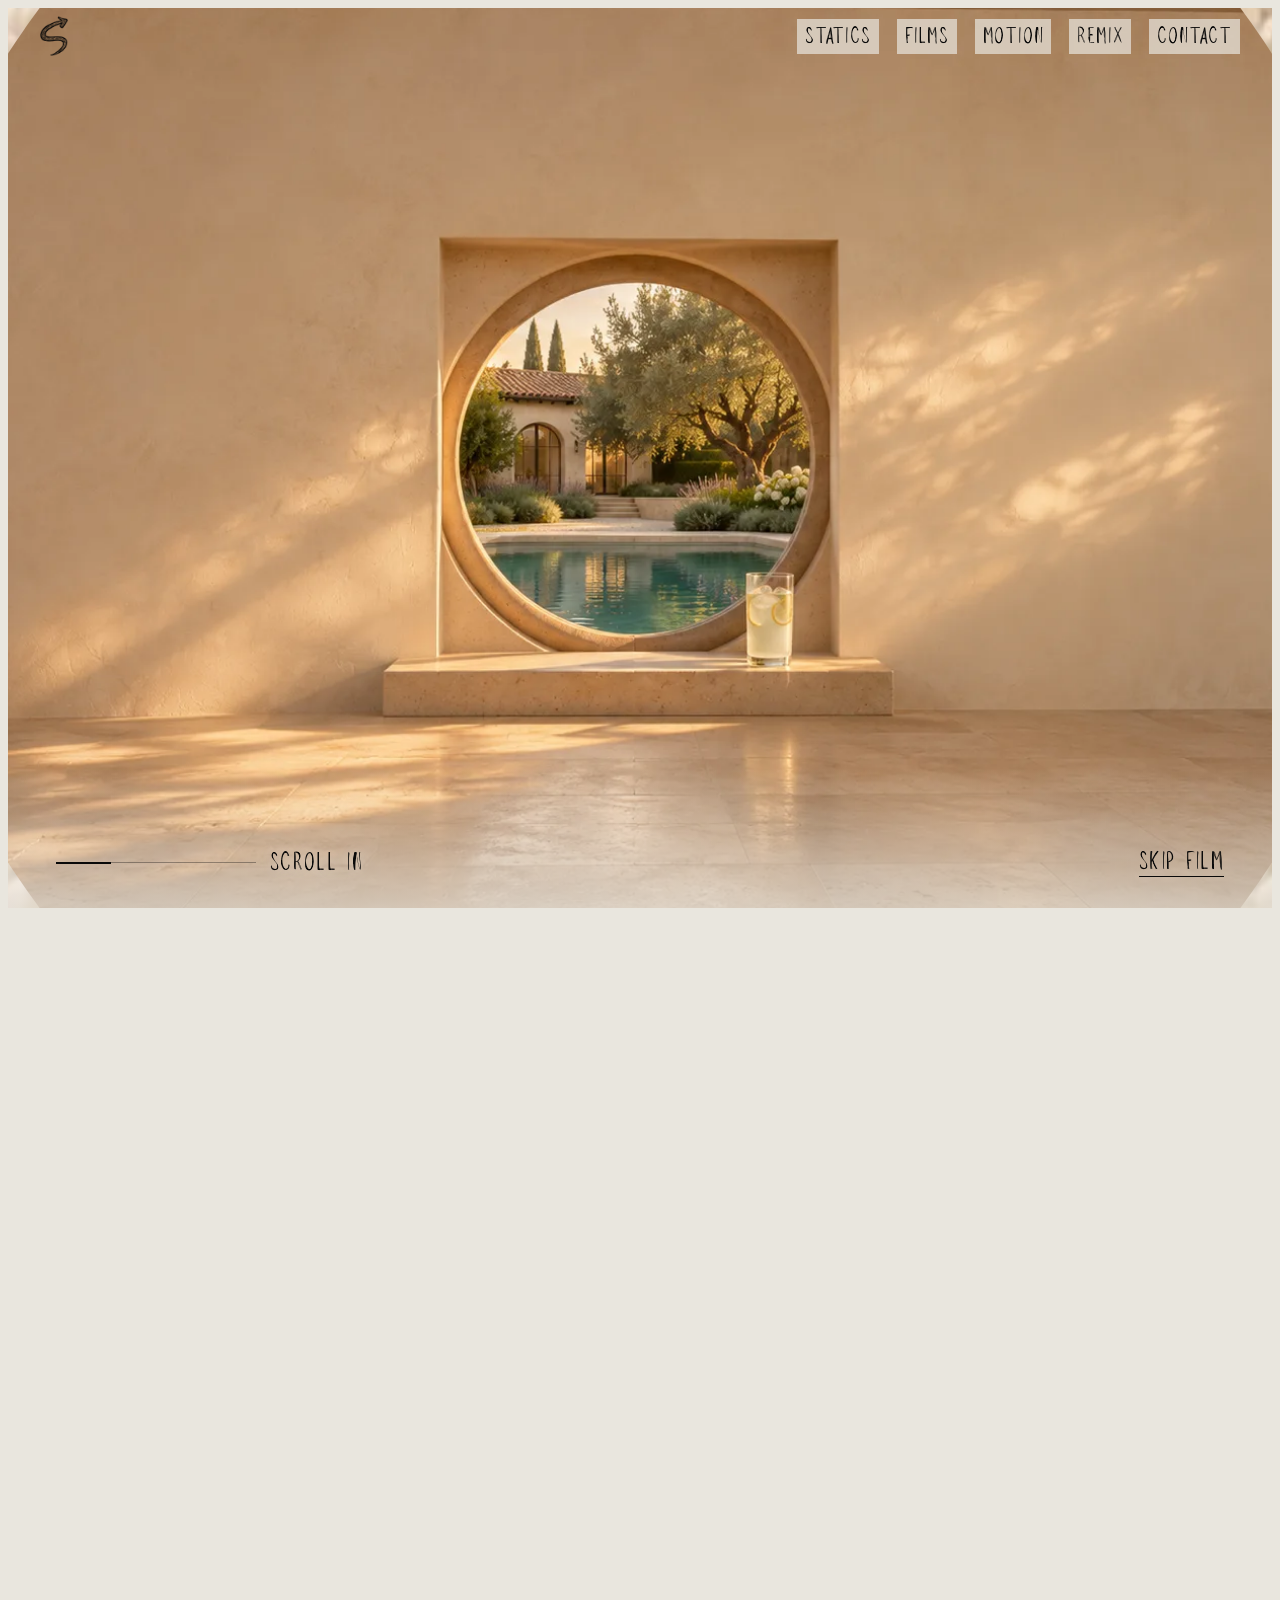
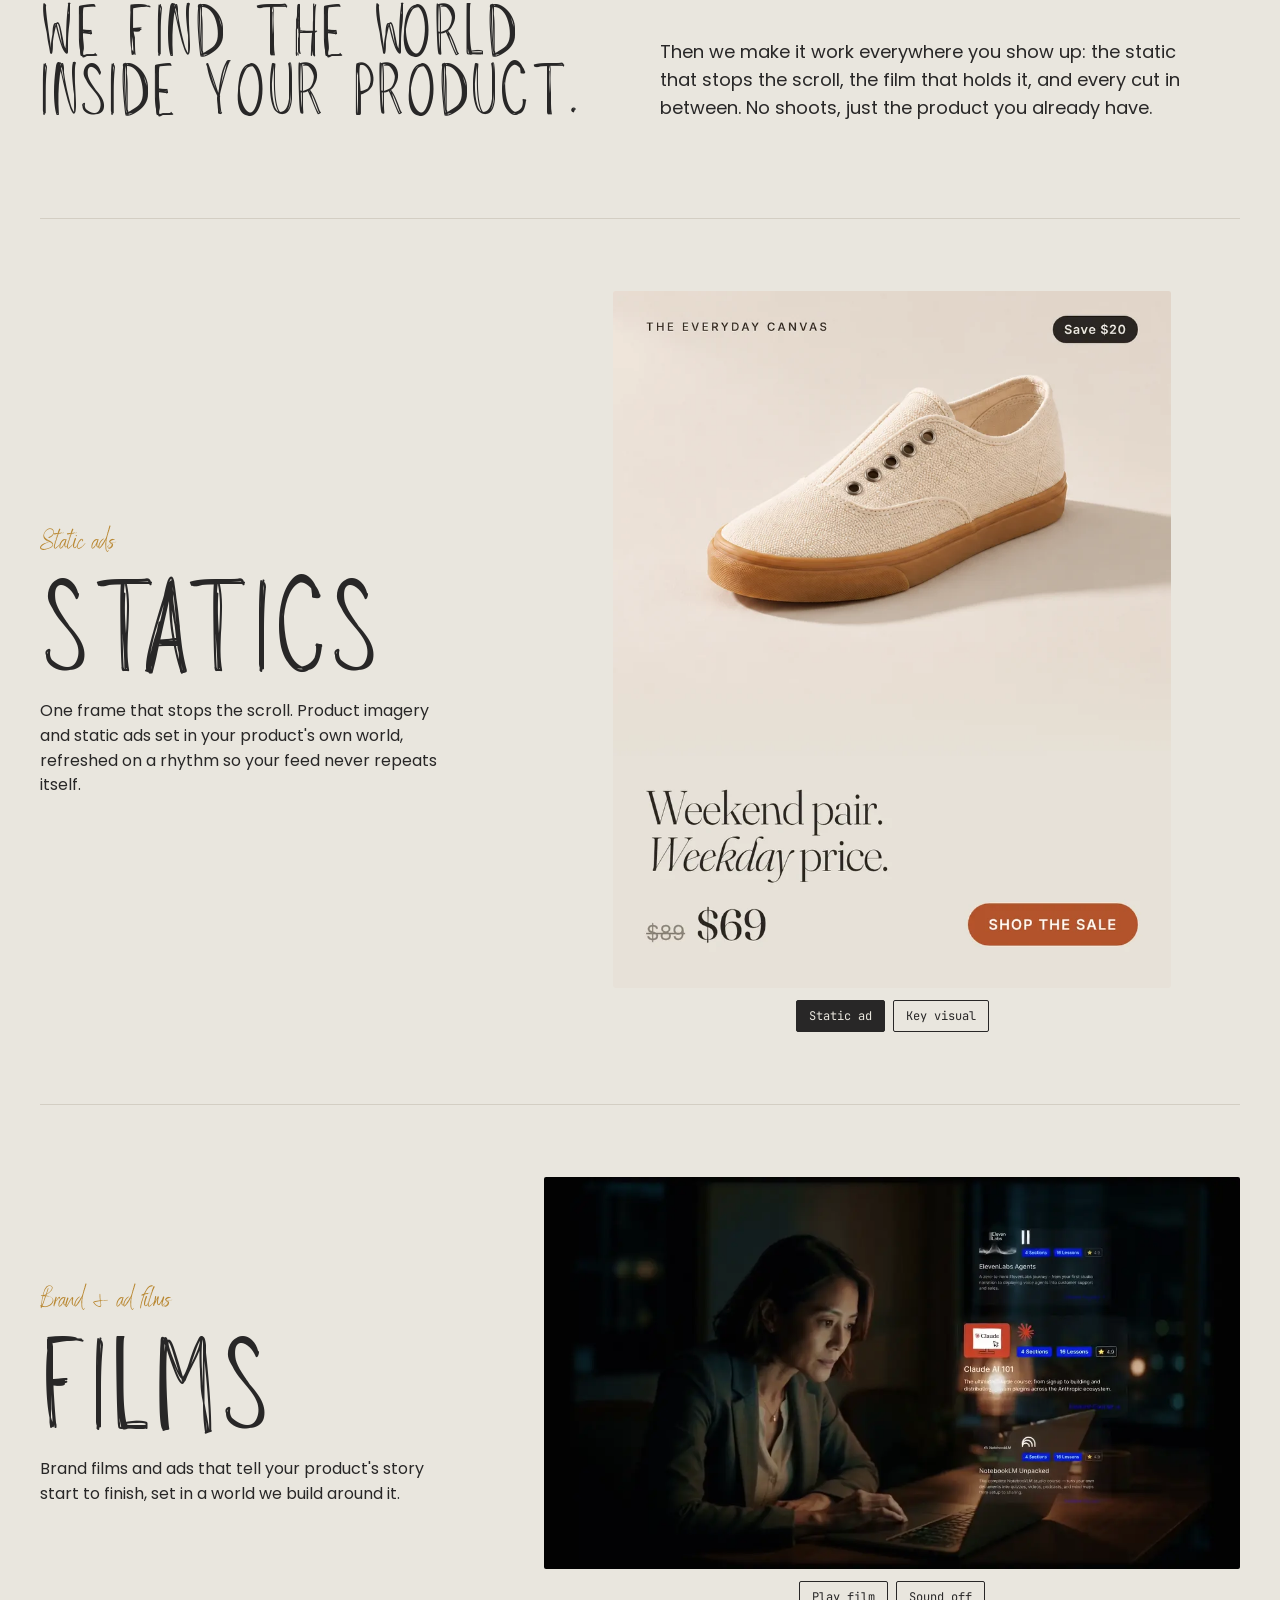
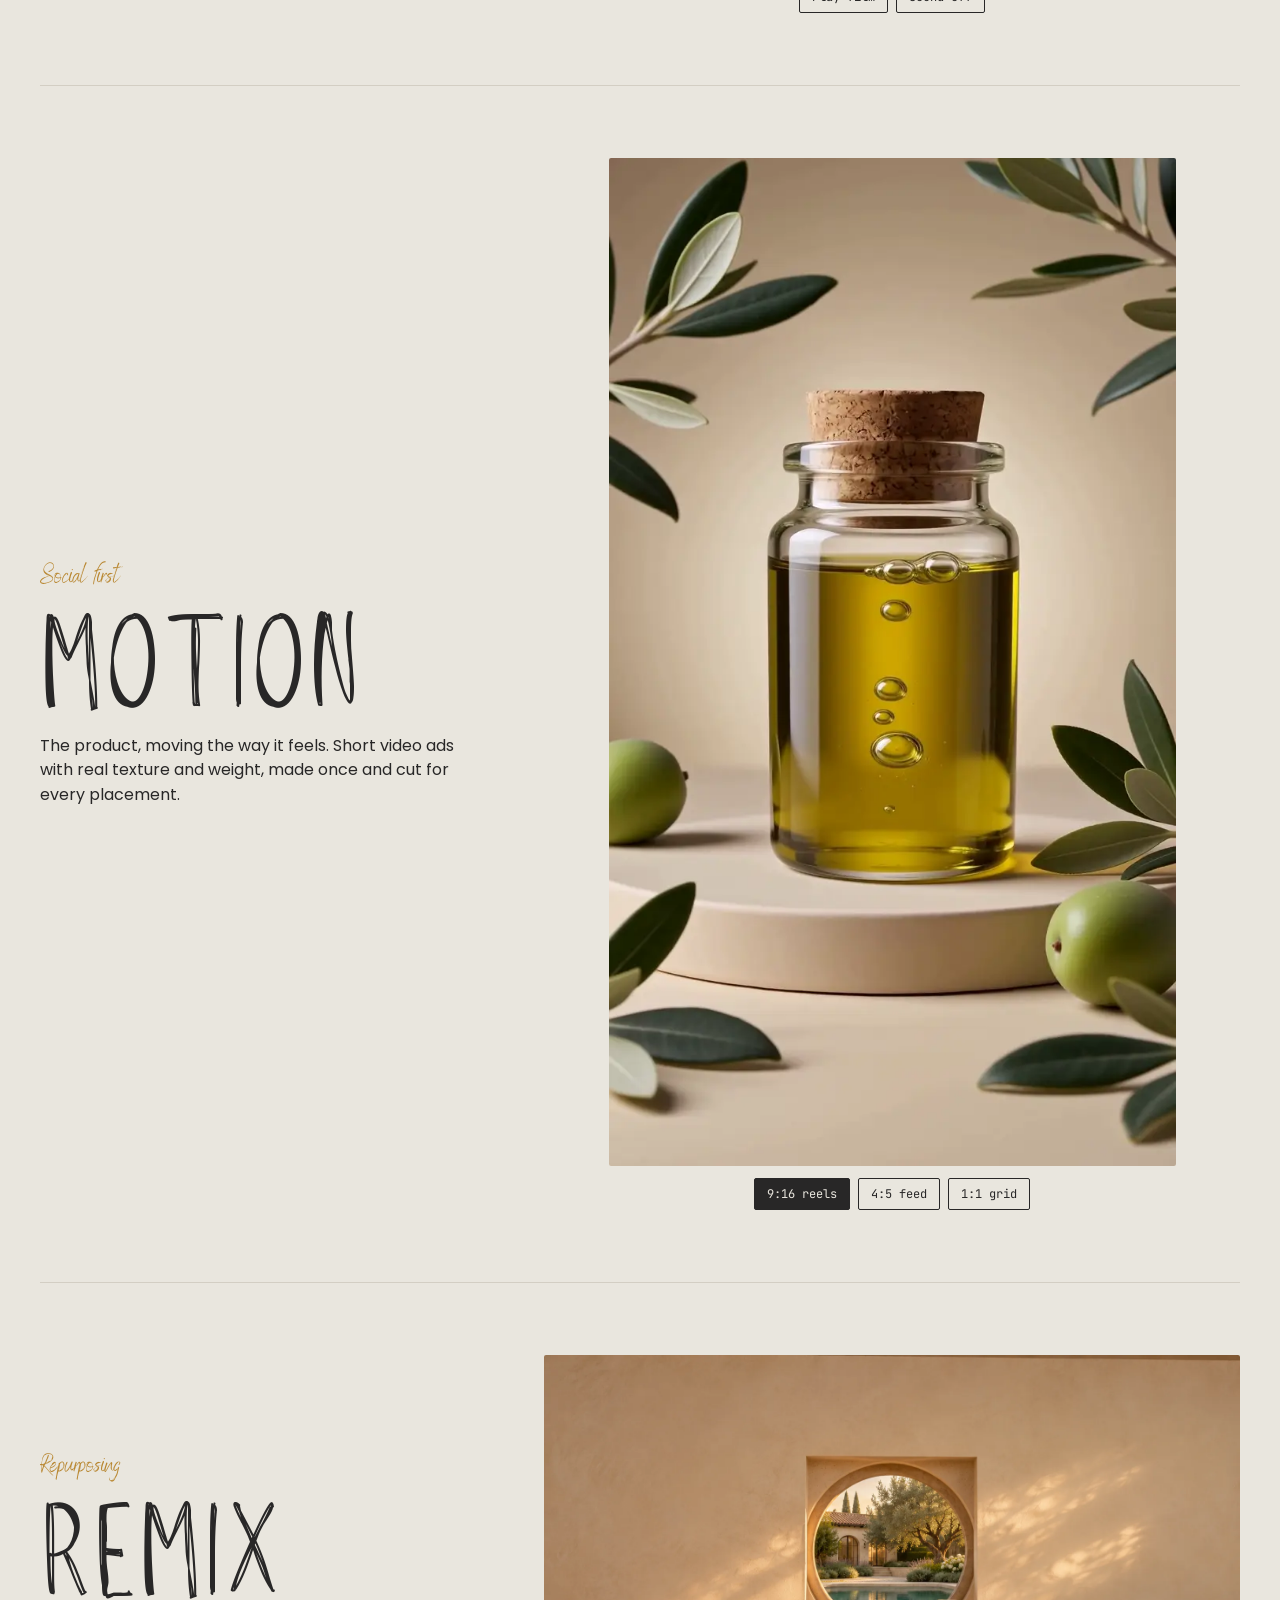
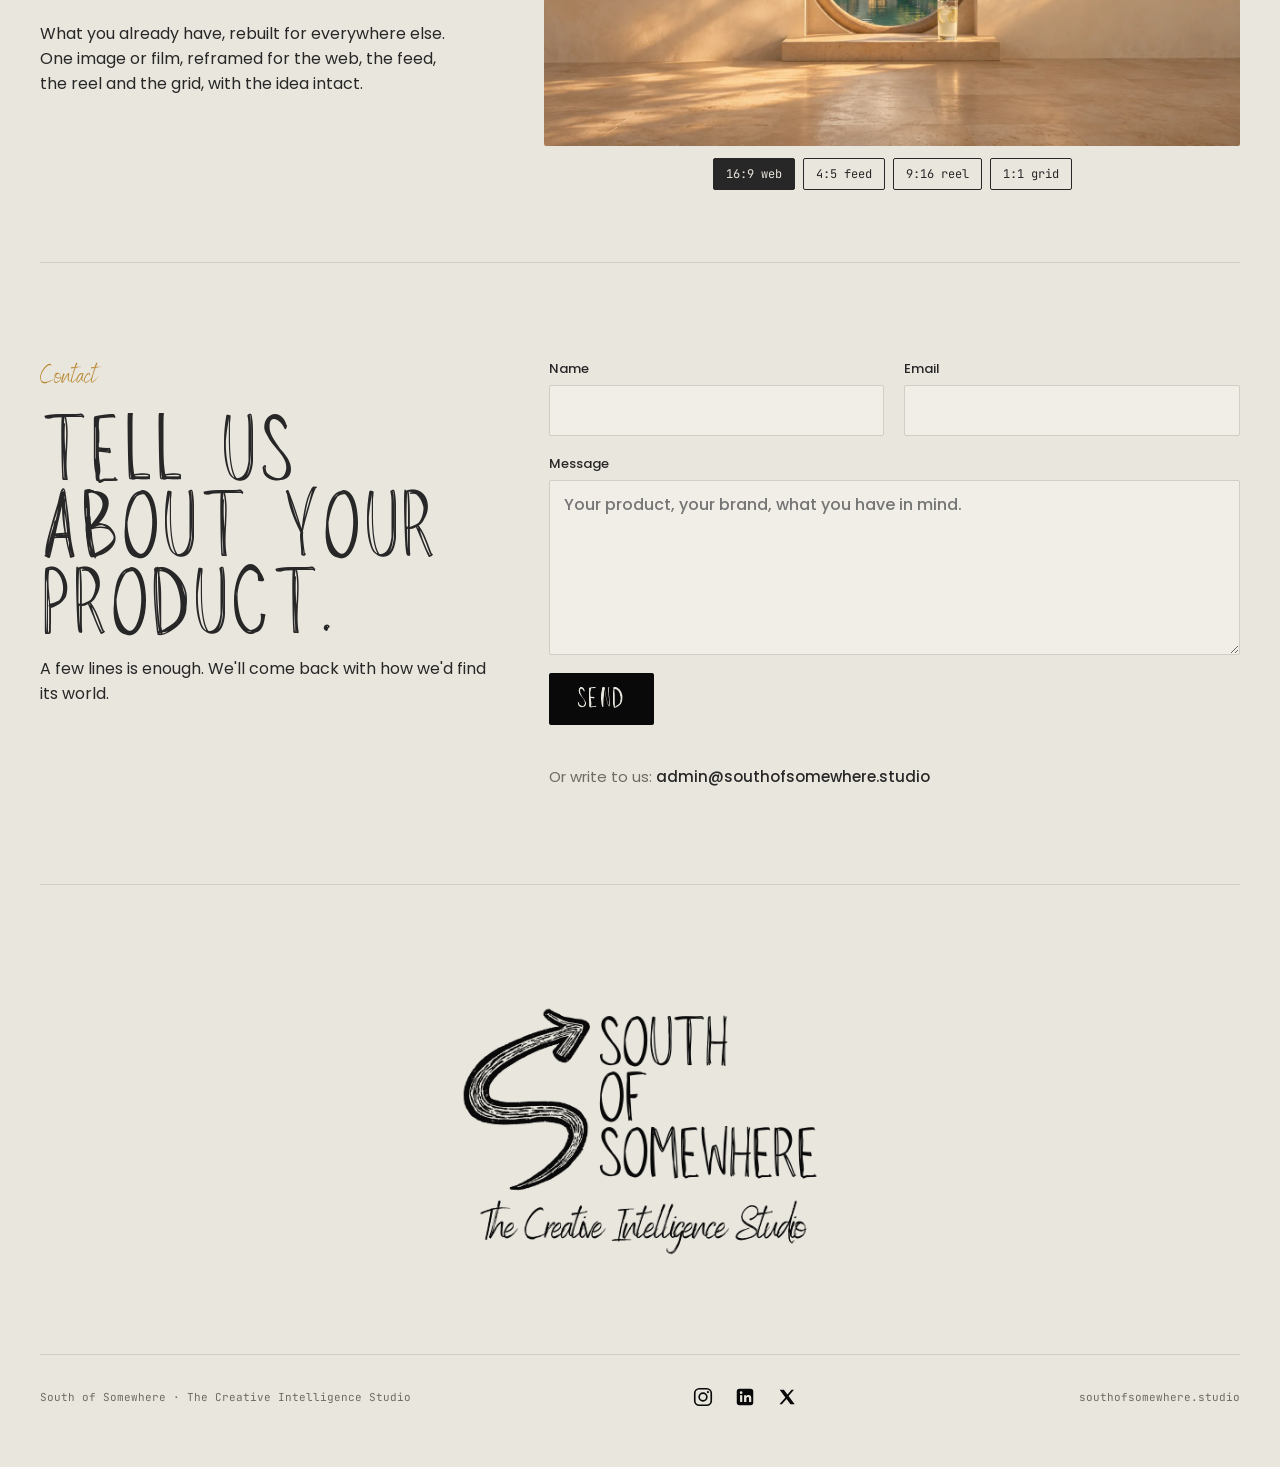
<file: index.html>
<!DOCTYPE html>
<html lang="en"><head><meta charset="utf-8"><meta name="viewport" content="width=device-width,initial-scale=1">
<title>South of Somewhere · The Creative Intelligence Studio</title>
<meta name="description" content="Your brand has a story. Your product has a world. We find both. Ad creative, brand and product films, made from what you already have.">
<meta property="og:title" content="South of Somewhere"><meta property="og:description" content="Your brand has a story. Your product has a world. We find both."><meta property="og:type" content="website"><meta property="og:image" content="img/og_1200x630.jpg"><meta name="twitter:card" content="summary_large_image">
<link rel="icon" href="brand/mark.png">
<meta name="claude:viewport-fit-sides" content="cover">
<link rel="preconnect" href="https://fonts.googleapis.com">
<link rel="stylesheet" href="https://fonts.googleapis.com/css2?family=Poppins:wght@400;500;600&family=JetBrains+Mono:wght@400&display=swap">
<style>
@font-face{font-family:"Louisville II";src:url([data-uri]) format("woff2");font-display:swap}
@font-face{font-family:"Benedict";src:url([data-uri]) format("woff2");font-display:swap}
/* Layout: the film is the site. A sticky scroll-scrubbed hero travels "through the opening" of each product; then three capabilities, each a live asset; then a quiet sign-off. Single brand theme (SoS cream) by design. Brand: Louisville II display, Benedict script accents, Poppins body (as on the brand sheet). */
:root{
  --bg:#e9e6de; --ink:#282727; --logo:#090909; --paper:#f1eee7; --line:#d3cec3; --mute:#6f6a62; --gold:#b8862f;
  --display:"Louisville II","Arial Narrow",sans-serif;
  --script:"Benedict",cursive;
  --body:"Poppins",system-ui,sans-serif;
  --mono:"JetBrains Mono",ui-monospace,Menlo,monospace;
  color-scheme:light;
}
html,body{background:var(--bg);color:var(--ink)}
body{font-family:var(--body);font-size:16px;line-height:1.55}
.wrap{max-width:1200px;margin:0 auto;padding-left:max(16px,env(safe-area-inset-left,0px));padding-right:max(16px,env(safe-area-inset-right,0px))}
h1,h2,h3{font-family:var(--display);font-weight:400;margin:0;line-height:.92;text-transform:uppercase;letter-spacing:.01em;text-wrap:balance}
.script{font-family:var(--script);font-size:1.5em;line-height:1.1;text-transform:none;letter-spacing:0}
p{margin:0}
.eyebrow{font-family:var(--mono);font-size:11px;letter-spacing:.14em;text-transform:uppercase;color:var(--mute)}

/* Nav */
.nav{position:fixed;top:0;left:0;right:0;z-index:5;padding-top:env(safe-area-inset-top,0px);transition:background .3s}
.nav.solid{background:var(--bg);border-bottom:1px solid var(--line)}
.nav .wrap{display:flex;justify-content:space-between;align-items:center;padding-block:16px}
.logo{display:inline-flex;align-items:center;gap:10px;text-decoration:none;color:var(--logo)}
.logo img{height:40px;width:auto;display:block}
.nav .links{display:flex;gap:18px}
.nav .links a{font-family:var(--display);font-size:20px;letter-spacing:.04em;text-transform:uppercase;color:var(--logo);text-decoration:none}
.nav:not(.solid) .links a{background:color-mix(in srgb,var(--bg) 70%,transparent);padding:2px 8px}

/* Film hero */
#film{position:relative;height:700vh}
#film .stage{position:sticky;top:0;height:100vh;height:100svh;overflow:hidden;background:var(--bg)}
#film canvas{position:absolute;inset:0;width:100%;height:100%;display:block}
.overlay{position:absolute;inset:0;pointer-events:none}
.overlay::after{content:"";position:absolute;left:0;right:0;bottom:0;height:140px;background:linear-gradient(to top,rgba(233,230,222,.7),rgba(233,230,222,0));z-index:0}
.overlay .wrap{position:relative;z-index:1}
.overlay .wrap{height:100%;display:flex;flex-direction:column;justify-content:space-between;padding-top:calc(env(safe-area-inset-top,0px) + 92px);padding-bottom:max(28px,env(safe-area-inset-bottom,0px));box-sizing:border-box}
.cue{position:relative;color:var(--logo);text-shadow:0 0 14px rgba(233,230,222,.9);display:flex;justify-content:space-between;align-items:center;gap:16px}
.scrollline{display:flex;align-items:center;gap:14px;font-family:var(--display);font-size:22px;letter-spacing:.06em;text-transform:uppercase;color:inherit}
.scrollline .track{position:relative;width:clamp(90px,16vw,200px);height:1px;background:color-mix(in srgb,currentColor 35%,transparent)}
.scrollline .fill{position:absolute;left:0;top:-0.5px;height:2px;width:0;background:currentColor}
.skip{pointer-events:auto;font-family:var(--display);font-size:22px;letter-spacing:.06em;text-transform:uppercase;color:inherit;background:none;border:0;border-bottom:1px solid currentColor;padding:0 0 2px;cursor:pointer}
.skip:focus-visible{outline:2px solid var(--gold);outline-offset:4px}
.title{color:var(--logo);transition:opacity .4s}
.title h1{max-width:17ch}
.title h1{font-size:clamp(40px,5vw,78px)}
.title p.sub{margin-top:14px;max-width:38ch;font-size:clamp(15px,1.3vw,18px);color:var(--ink)}

/* Sections */
section.block{padding-block:96px}
.intro{display:grid;grid-template-columns:minmax(0,1fr) minmax(0,1fr);gap:40px;align-items:end}
.intro h2{font-size:clamp(36px,5vw,64px)}
.intro p{max-width:48ch;font-size:18px}
.offer{display:grid;grid-template-columns:minmax(0,.8fr) minmax(0,1.2fr);gap:40px;align-items:center;padding-block:72px;border-top:1px solid var(--line)}
.offer h3{font-size:clamp(64px,9vw,128px)}
.offer .txt{display:grid;gap:14px}
.offer .txt p{max-width:42ch}
.offer .kind{font-family:var(--script);font-size:26px;color:var(--gold)}
.media{display:grid;gap:12px;justify-items:center;min-width:0}
.frame{position:relative;width:100%;max-width:100%;aspect-ratio:16/9;overflow:hidden;background:var(--paper);border-radius:2px;transition:width .45s ease}
.frame img,.frame canvas,.frame video{position:absolute;inset:0;width:100%;height:100%;object-fit:cover;display:block}
.frame .copy{position:absolute;left:6%;right:6%;bottom:7%;display:grid;gap:10px;justify-items:start}
.frame .copy b{font-family:var(--display);text-transform:uppercase;font-weight:400;font-size:clamp(22px,3vw,40px);line-height:1;color:var(--logo);text-shadow:0 1px 18px rgba(233,230,222,.6)}
.frame .copy span{font-family:var(--body);font-weight:700;font-size:12px;background:var(--logo);color:var(--bg);padding:6px 12px;border-radius:99px}
.cap{font-size:14px;color:var(--mute);text-align:center;max-width:44ch;min-height:2.8em;margin:0}
.controls{display:flex;gap:8px;flex-wrap:wrap;justify-content:center}
.controls button{font-family:var(--mono);font-size:12px;background:none;border:1px solid var(--ink);color:var(--ink);padding:7px 12px;cursor:pointer;border-radius:2px}
.controls button[aria-pressed="true"]{background:var(--ink);color:var(--bg)}
.controls button:focus-visible{outline:2px solid var(--gold);outline-offset:2px}
.contact{padding-block:96px;border-top:1px solid var(--line);display:grid;grid-template-columns:minmax(0,.8fr) minmax(0,1.2fr);gap:40px 48px;align-items:start}
.contact h2{font-size:clamp(48px,6.5vw,96px)}
.contact .ctxt{display:grid;gap:14px}.contact .ctxt .kind{font-family:var(--script);font-size:26px;color:var(--gold)}
#cform{display:grid;grid-template-columns:1fr 1fr;gap:18px 20px}
#cform label{display:grid;gap:6px;font-size:13px;font-weight:500;color:var(--ink)}
#cform .full{grid-column:1/-1}
#cform input:not([type=checkbox]),#cform textarea{font:inherit;font-size:16px;color:var(--ink);background:var(--paper);border:1px solid var(--line);border-radius:2px;padding:12px 14px;width:100%;box-sizing:border-box}
#cform input:focus-visible,#cform textarea:focus-visible{outline:2px solid var(--gold);outline-offset:1px}
#cform fieldset{grid-column:1/-1;border:0;padding:0;margin:0;display:flex;flex-wrap:wrap;gap:10px 18px}
#cform legend{font-size:13px;font-weight:500;margin-bottom:8px;width:100%}
#cform .chk{display:flex;align-items:center;gap:8px;font-weight:400;font-size:15px}
#cform .chk input{accent-color:var(--logo);width:18px;height:18px}
#cform .fend{display:flex;align-items:center;gap:16px;flex-wrap:wrap}
#cform button{font-family:var(--display);font-size:24px;letter-spacing:.06em;text-transform:uppercase;background:var(--logo);color:var(--bg);border:0;padding:12px 28px;border-radius:2px;cursor:pointer}
#cform button:focus-visible{outline:2px solid var(--gold);outline-offset:2px}
#cnote{font-size:14px;color:var(--mute)}
.contact .mail{grid-column:2;font-size:15px;color:var(--mute)}.contact .mail span{color:var(--ink);font-weight:500;user-select:all}
@media (max-width:860px){.contact{grid-template-columns:1fr}#cform{grid-template-columns:1fr}.contact .mail{grid-column:1}}
@media (max-width:480px){.nav .links{gap:10px}.nav .links a{font-size:16px;padding:2px 4px}.logo img{height:32px}}
.close{padding-block:120px 96px;border-top:1px solid var(--line);display:grid;gap:20px;justify-items:center;text-align:center}
.close img{width:min(360px,70vw);height:auto}
.close p{font-size:clamp(26px,3vw,38px);color:var(--ink)}
footer{align-items:center;padding-block:28px 48px;border-top:1px solid var(--line);display:flex;justify-content:space-between;gap:12px;flex-wrap:wrap;font-family:var(--mono);font-size:11px;color:var(--mute)}
.social{display:flex;gap:14px}
.social a{color:var(--logo);display:inline-flex;width:28px;height:28px;align-items:center;justify-content:center;border-radius:2px}
.social a:hover{color:var(--gold)}
.social a:focus-visible{outline:2px solid var(--gold);outline-offset:2px}
.social svg{width:22px;height:22px}
.notes{margin-top:8px;font-family:var(--mono);font-size:11px;color:var(--mute);max-width:70ch}
@media (max-width:860px){.intro,.offer{grid-template-columns:1fr}.offer .txt{order:-1}section.block{padding-block:64px}}
@media (prefers-reduced-motion:reduce){.frame{transition:none}}
</style>

<nav class="nav" aria-label="Main"><div class="wrap"><a class="logo" href="#top" aria-label="South of Somewhere, home"><img src="brand/mark.png" alt=""></a><span class="links"><a href="#statics">Statics</a><a href="#films">Films</a><a href="#motion">Motion</a><a href="#remix">Remix</a><a href="#contact">Contact</a></span></div></nav>

<section id="film" aria-label="Film: through the opening">
  <div class="stage" id="top">
    <canvas id="cv" aria-label="Scroll to travel through each product into the next"></canvas>
    <div class="overlay"><div class="wrap">
      <div class="title" id="title"><h1>Your brand has a story. Your product has a world. We find both.</h1><p class="sub">Ad creative, brand and product films, made from what you already have.</p></div>
      <div class="cue"><span class="scrollline" aria-hidden="true"><span class="track"><span class="fill" id="prog"></span></span><span id="beat">Scroll in</span></span><button type="button" class="skip" id="skip">Skip film</button></div>
    </div></div>
  </div>
</section>

<div class="wrap">
  <section class="block intro" aria-label="About">
    <h2>We find the world inside your product.</h2>
    <p>Then we make it work everywhere you show up: the static that stops the scroll, the film that holds it, and every cut in between. No shoots, just the product you already have.</p>
  </section>

  <section class="offer" aria-label="Statics" id="statics">
    <div class="txt"><span class="kind">Static ads</span><h3>Statics</h3><p>One frame that stops the scroll. Product imagery and static ads set in your product's own world, refreshed on a rhythm so your feed never repeats itself.</p></div>
    <div class="media">
      <div class="frame" id="stillF" style="aspect-ratio:4/5;width:min(100%,62vh)"><img id="stillImg" src="img/still_offer_4x5.webp" alt="Sale static: off-white canvas sneaker, Weekend pair. Weekday price. $89 struck through, now $69, Shop the sale"></div>
      <div class="controls" role="group" aria-label="Still type"><button type="button" data-still="0" aria-pressed="true">Static ad</button><button type="button" data-still="1" aria-pressed="false">Key visual</button></div>
    </div>
  </section>

  <section class="offer" aria-label="Films" id="films">
    <div class="txt"><span class="kind">Brand &amp; ad films</span><h3>Films</h3><p>Brand films and ads that tell your product's story start to finish, set in a world we build around it.</p></div>
    <div class="media">
      <div class="frame" id="filmF"><video id="fv" src="vid/film_myaicademy_16x9.mp4" poster="vid/film_myaicademy_poster.webp" playsinline preload="metadata" aria-label="myAIcademy launch film, 51 seconds"></video></div>
      <div class="controls"><button type="button" id="fvPlay" aria-pressed="false">Play film</button><button type="button" id="fvSound" aria-pressed="false">Sound off</button></div>
    </div>
  </section>

  <section class="offer" aria-label="Motion" id="motion">
    <div class="txt"><span class="kind">Social first</span><h3>Motion</h3><p>The product, moving the way it feels. Short video ads with real texture and weight, made once and cut for every placement.</p></div>
    <div class="media">
      <div class="frame" id="motionF" style="aspect-ratio:9/16;width:min(100%,63vh)"><video id="mv" src="vid/motion_oil_9x16.mp4" poster="vid/motion_oil_poster.webp" data-fixed muted loop playsinline preload="metadata" aria-label="A 6-second olive oil video ad playing on a loop" style="object-position:50% 45%"></video></div>
      <div class="controls" role="group" aria-label="Motion format"><button type="button" data-t="motionF" data-r="9/16" data-cap="Hooks in the first second. The drop lands before the thumb moves." aria-pressed="true">9:16 reels</button><button type="button" data-t="motionF" data-r="4/5" data-cap="Texture you can almost taste. Macro pours with real weight, made for the feed." aria-pressed="false">4:5 feed</button><button type="button" data-t="motionF" data-r="1/1" data-cap="Ends on the product. One master, framed for every placement." aria-pressed="false">1:1 grid</button></div>
    </div>
  </section>

  <section class="offer" aria-label="Remix" id="remix">
    <div class="txt"><span class="kind">Repurposing</span><h3>Remix</h3><p>What you already have, rebuilt for everywhere else. One image or film, reframed for the web, the feed, the reel and the grid, with the idea intact.</p></div>
    <div class="media">
      <div class="frame" id="remixF"><img id="remixImg" src="img/05_stay_window_16x9.webp" alt="Round window in a cream plaster wall, a villa pool beyond, a glass of lemonade on the sill" style="object-position:50% 50%"></div>
      <div class="controls" role="group" aria-label="Remix format">
        <button type="button" data-t="remixF" data-r="16/9" aria-pressed="true">16:9 web</button>
        <button type="button" data-t="remixF" data-r="4/5" aria-pressed="false">4:5 feed</button>
        <button type="button" data-t="remixF" data-r="9/16" aria-pressed="false">9:16 reel</button>
        <button type="button" data-t="remixF" data-r="1/1" aria-pressed="false">1:1 grid</button>
      </div>
    </div>
  </section>

  <section class="contact" id="contact" aria-labelledby="contactH">
    <div class="ctxt"><span class="kind">Contact</span><h2 id="contactH">Tell us about your product.</h2><p>A few lines is enough. We'll come back with how we'd find its world.</p></div>
    <form id="cform" novalidate>
      <label>Name<input name="name" autocomplete="name" required></label>
      <label>Email<input name="email" type="email" autocomplete="email" required></label>
      <label class="full">Message<textarea name="message" rows="6" required placeholder="Your product, your brand, what you have in mind."></textarea></label>
      <div class="full fend"><button type="submit">Send</button><span id="cnote" role="status"></span></div>
    </form>
    <p class="mail">Or write to us: <span id="cmail">admin@southofsomewhere.studio</span></p>
  </section>

  <section class="close" aria-label="South of Somewhere">
    <img src="brand/lockup.png" alt="South of Somewhere. The Creative Intelligence Studio" width="396" height="278">
  </section>

  <footer><span>South of Somewhere · The Creative Intelligence Studio</span><nav class="social" aria-label="Follow South of Somewhere"><a href="https://www.instagram.com/southofsomewhere.studio/" target="_blank" rel="noopener" aria-label="Instagram"><svg viewBox="0 0 24 24" aria-hidden="true"><rect x="3" y="3" width="18" height="18" rx="5" fill="none" stroke="currentColor" stroke-width="1.8"/><circle cx="12" cy="12" r="4.2" fill="none" stroke="currentColor" stroke-width="1.8"/><circle cx="17.4" cy="6.6" r="1.2" fill="currentColor"/></svg></a><a href="https://www.linkedin.com/company/110232146/" target="_blank" rel="noopener" aria-label="LinkedIn"><svg viewBox="0 0 24 24" aria-hidden="true"><rect x="3" y="3" width="18" height="18" rx="3" fill="currentColor"/><rect x="6.6" y="10" width="2.4" height="7.4" fill="var(--bg)"/><circle cx="7.8" cy="7.3" r="1.45" fill="var(--bg)"/><path d="M11 10h2.3v1.1c.5-.8 1.4-1.3 2.6-1.3 2 0 2.9 1.3 2.9 3.4v4.2h-2.4v-3.8c0-1-.4-1.7-1.3-1.7s-1.6.7-1.6 1.8v3.7H11z" fill="var(--bg)"/></svg></a><a href="https://x.com/Southofstudio" target="_blank" rel="noopener" aria-label="X"><svg viewBox="0 0 24 24" aria-hidden="true"><path d="M4 4h4.6l3.9 5.4L17 4h2.6l-5.9 6.9L20.4 20h-4.6l-4.3-5.9L6.4 20H3.8l6.4-7.4z" fill="currentColor"/></svg></a></nav><span>southofsomewhere.studio</span></footer>
</div>

<script>
(function(){
  // Hero: still frames joined by "through the opening" portal moves (no oil). Each frame zooms into its opening; the next grows out of it.
  const reduce=matchMedia('(prefers-reduced-motion: reduce)').matches;
  let target=0,cur=0,lastP=-1;
  const N=['01_shoe_hero','02_eyelet','05_stay_window','06_drink_sill','07_pool_serum','08_serum_drop'];
  const F=[[.475,.47],[.495,.49],[.5,.48],[.51,.29],[.5,.32],[.5,.46]]; // opening per frame (16:9 fractions)
  const CX=[.37,.42,.5,.52,.54,.62],CW=0.3164;                         // where each 9:16 crop sits in the 16:9 frame
  const SEG=[[0,1,1],[1,2,1],[2,3,1],[3,4,1],[4,5,1],[5,1,1],[0,1,-1]];  // last = pull back out to the shoe
  const Z=3.4;
  const mk=suf=>N.map(n=>{const i=new Image();i.onload=()=>{lastP=-1;};i.src='img/'+n+suf+'.webp';return i;});
  const set={l:null,p:null};
  function imgs(portrait){if(portrait)return set.p||(set.p=mk('_9x16'));return set.l||(set.l=mk('_16x9'));}
  function cover(ctx,img,W,H,fx,fy,s){if(!img||!img.complete||!img.naturalWidth)return;
    const ir=img.naturalWidth/img.naturalHeight,cr=W/H;let w,h;if(ir>cr){h=H;w=H*ir;}else{w=W;h=W/ir;}
    w*=s;h*=s;const k=Math.min(1,(s-1)/(Z-1));
    let x=((W-w)/2)*(1-k)+(W/2-fx*w)*k,y=((H-h)/2)*(1-k)+(H/2-fy*h)*k;
    x=Math.min(0,Math.max(W-w,x));y=Math.min(0,Math.max(H-h,y));ctx.drawImage(img,x,y,w,h);return [x+fx*w,y+fy*h];}
  function draw(ctx,W,H,p){const portrait=H>W*1.1,I=imgs(portrait);
    const fo=j=>portrait?[Math.min(1,Math.max(0,(F[j][0]-(1-CW)*CX[j])/CW)),F[j][1]]:F[j];
    const k=Math.min(SEG.length-1,Math.floor(p)),f=p-k;const [a,b,dir]=SEG[k];const g=dir>0?f:1-f;
    const e=g*g*(3-2*g);ctx.fillStyle='#e9e6de';ctx.fillRect(0,0,W,H);
    const A=fo(a),B=fo(b);const fp=cover(ctx,I[a],W,H,A[0],A[1],1+(Z-1)*e)||[W/2,H/2];
    const m=Math.max(0,(e-.45)/.55);
    if(m>0){ctx.save();const r0=Math.min(W,H)*0.06,r1=Math.hypot(W,H)/2+2;const cx=fp[0]+(W/2-fp[0])*m,cy=fp[1]+(H/2-fp[1])*m,r=r0+(r1-r0)*m*m+m*Math.hypot(W/2-cx,H/2-cy);
      ctx.beginPath();ctx.arc(cx,cy,r,0,7);ctx.clip();cover(ctx,I[b],W,H,B[0],B[1],1+(1-m)*0.7);ctx.restore();
      if(m<1){ctx.save();ctx.strokeStyle='rgba(233,230,222,'+(0.5*(1-m))+')';ctx.lineWidth=Math.max(1,W/900);ctx.beginPath();ctx.arc(cx,cy,r,0,7);ctx.stroke();ctx.restore();}}}
  const film=document.getElementById('film'),cv=document.getElementById('cv'),ctx=cv.getContext('2d');
  const title=document.getElementById('title'),beat=document.getElementById('beat'),prog=document.getElementById('prog');
  function size(c){const r=c.getBoundingClientRect(),d=Math.min(2,devicePixelRatio||1);const w=Math.round(r.width*d),h=Math.round(r.height*d);if(c.width!==w||c.height!==h){c.width=w;c.height=h;lastP=-1;}}
  function onScroll(){const r=film.getBoundingClientRect();document.querySelector('.nav').classList.toggle('solid',r.bottom<innerHeight*0.5);const span=r.height-innerHeight;target=Math.min(1,Math.max(0,-r.top/span));}
  addEventListener('scroll',onScroll,{passive:true});addEventListener('resize',onScroll);onScroll();
  (function loop(){size(cv);cur+=(target-cur)*(reduce?1:0.12);const p=cur*(SEG.length-0.001);
    if(Math.abs(p-lastP)>0.0005||lastP<0){draw(ctx,cv.width,cv.height,p);lastP=p;}
    beat.textContent=p>=SEG.length-2?'Scroll out':'Scroll in';
    title.style.opacity=String(Math.max(0,1-cur*14));prog.style.width=(cur*100)+'%';requestAnimationFrame(loop);})();
  document.getElementById('skip').addEventListener('click',()=>{const y=film.offsetTop+film.offsetHeight;cur=target=1;scrollTo({top:y,behavior:reduce?'auto':'smooth'});});

  // Motion: the real loop as video, 16:9 or 9:16 file per format
  const mv=document.getElementById('mv');
  new IntersectionObserver(es=>es.forEach(e=>{if(e.isIntersecting&&!reduce)mv.play().catch(()=>{});else mv.pause();})).observe(mv);

  // Films: click to play/pause (stand-in = the hero film until the spec ad lands)
  const fv=document.getElementById('fv'),fb=document.getElementById('fvPlay');
  fv.muted=true;const fs=document.getElementById('fvSound');fs.addEventListener('click',()=>{fv.muted=!fv.muted;fs.textContent=fv.muted?'Sound off':'Sound on';fs.setAttribute('aria-pressed',String(!fv.muted));});
  fv.addEventListener('ended',()=>{fb.textContent='Play film';fb.setAttribute('aria-pressed','false');});
  fb.addEventListener('click',()=>{if(fv.paused){fv.play().catch(()=>{});fb.textContent='Pause';fb.setAttribute('aria-pressed','true');}else{fv.pause();fb.textContent='Play film';fb.setAttribute('aria-pressed','false');}});
  new IntersectionObserver(es=>es.forEach(e=>{if(!e.isIntersecting&&!fv.paused){fv.pause();fb.textContent='Play film';fb.setAttribute('aria-pressed','false');}})).observe(fv);
  // Contact form: validates in the page. For the live site, set FORM_ENDPOINT (e.g. Formspree) and it posts there.
  const FORM_ENDPOINT='https://formsubmit.co/ajax/admin@southofsomewhere.studio'; // FormSubmit: first message triggers a one-time activation email to admin@
  document.getElementById('cform').addEventListener('submit',async e=>{e.preventDefault();const f=e.target,n=document.getElementById('cnote');
    if(!f.name.value.trim()||!/^[^@\s]+@[^@\s]+\.[^@\s]+$/.test(f.email.value)||!f.message.value.trim()){n.textContent='Add your name, a valid email and a message.';return;}
    if(!FORM_ENDPOINT){n.textContent='Thanks. This preview doesn\'t send yet; the live site will.';return;}
    n.textContent='Sending…';try{const fd=new FormData(f);fd.append('_subject','New message from southofsomewhere.studio');fd.append('_template','table');const r=await fetch(FORM_ENDPOINT,{method:'POST',headers:{Accept:'application/json'},body:fd});n.textContent=r.ok?'Thanks, we\'ll be in touch.':'That didn\'t send. Email admin@southofsomewhere.studio instead.';if(r.ok)f.reset();}catch(_){n.textContent='That didn\'t send from here. Email admin@southofsomewhere.studio instead.';}});
  // Stills
  const ST=[['still_offer_4x5','Static ad. Native to the feed, built to sell: price, saving and one clear button.','Sale static: off-white canvas sneaker, Weekend pair. Weekday price. $89 struck through, now $69, Shop the sale'],
            ['still_kv_4x5','Key visual. Billboard-level, one idea, no price: the image people remember.','Key visual: canvas sneaker in golden light, headline Go the long way round.']];
  ST.forEach(s=>{const i=new Image();i.src='img/'+s[0]+'.webp';});
  document.querySelectorAll('[data-still]').forEach(btn=>btn.addEventListener('click',()=>{const s=ST[+btn.dataset.still];const im=document.getElementById('stillImg');im.src='img/'+s[0]+'.webp';im.alt=s[2];
    document.querySelectorAll('[data-still]').forEach(x=>x.setAttribute('aria-pressed',String(x===btn)));}));

  // Format switches
  document.querySelectorAll('[data-r]').forEach(b=>b.addEventListener('click',()=>{const t=document.getElementById(b.dataset.t);
    document.querySelectorAll(`[data-t="${b.dataset.t}"]`).forEach(x=>x.setAttribute('aria-pressed','false'));b.setAttribute('aria-pressed','true');
    const r=b.dataset.r;t.style.aspectRatio=r;const [a,c]=r.split('/').map(Number);t.style.width=a/c<=1?`min(100%, ${Math.round(a/c*70)}vh)`:'100%';if(b.dataset.cap){const cp=document.getElementById(b.dataset.t==='motionF'?'motionCap':'');if(cp)cp.textContent=b.dataset.cap;}
    const v=t.querySelector('video');if(v&&!v.hasAttribute('data-fixed')){const want='vid/loop_'+(a/c<1?'9x16':'16x9')+'.mp4';if(!v.src.endsWith(want)){const tt=v.currentTime;v.src=want;v.currentTime=tt;v.play().catch(()=>{});}}
    const im=t.querySelector('img');if(im){const name=im.src.split('/').pop().replace(/_(16x9|9x16)\.webp$/,'');im.src='img/'+name+(a/c<1?'_9x16':'_16x9')+'.webp';}}));
})();
</script>
</file>
